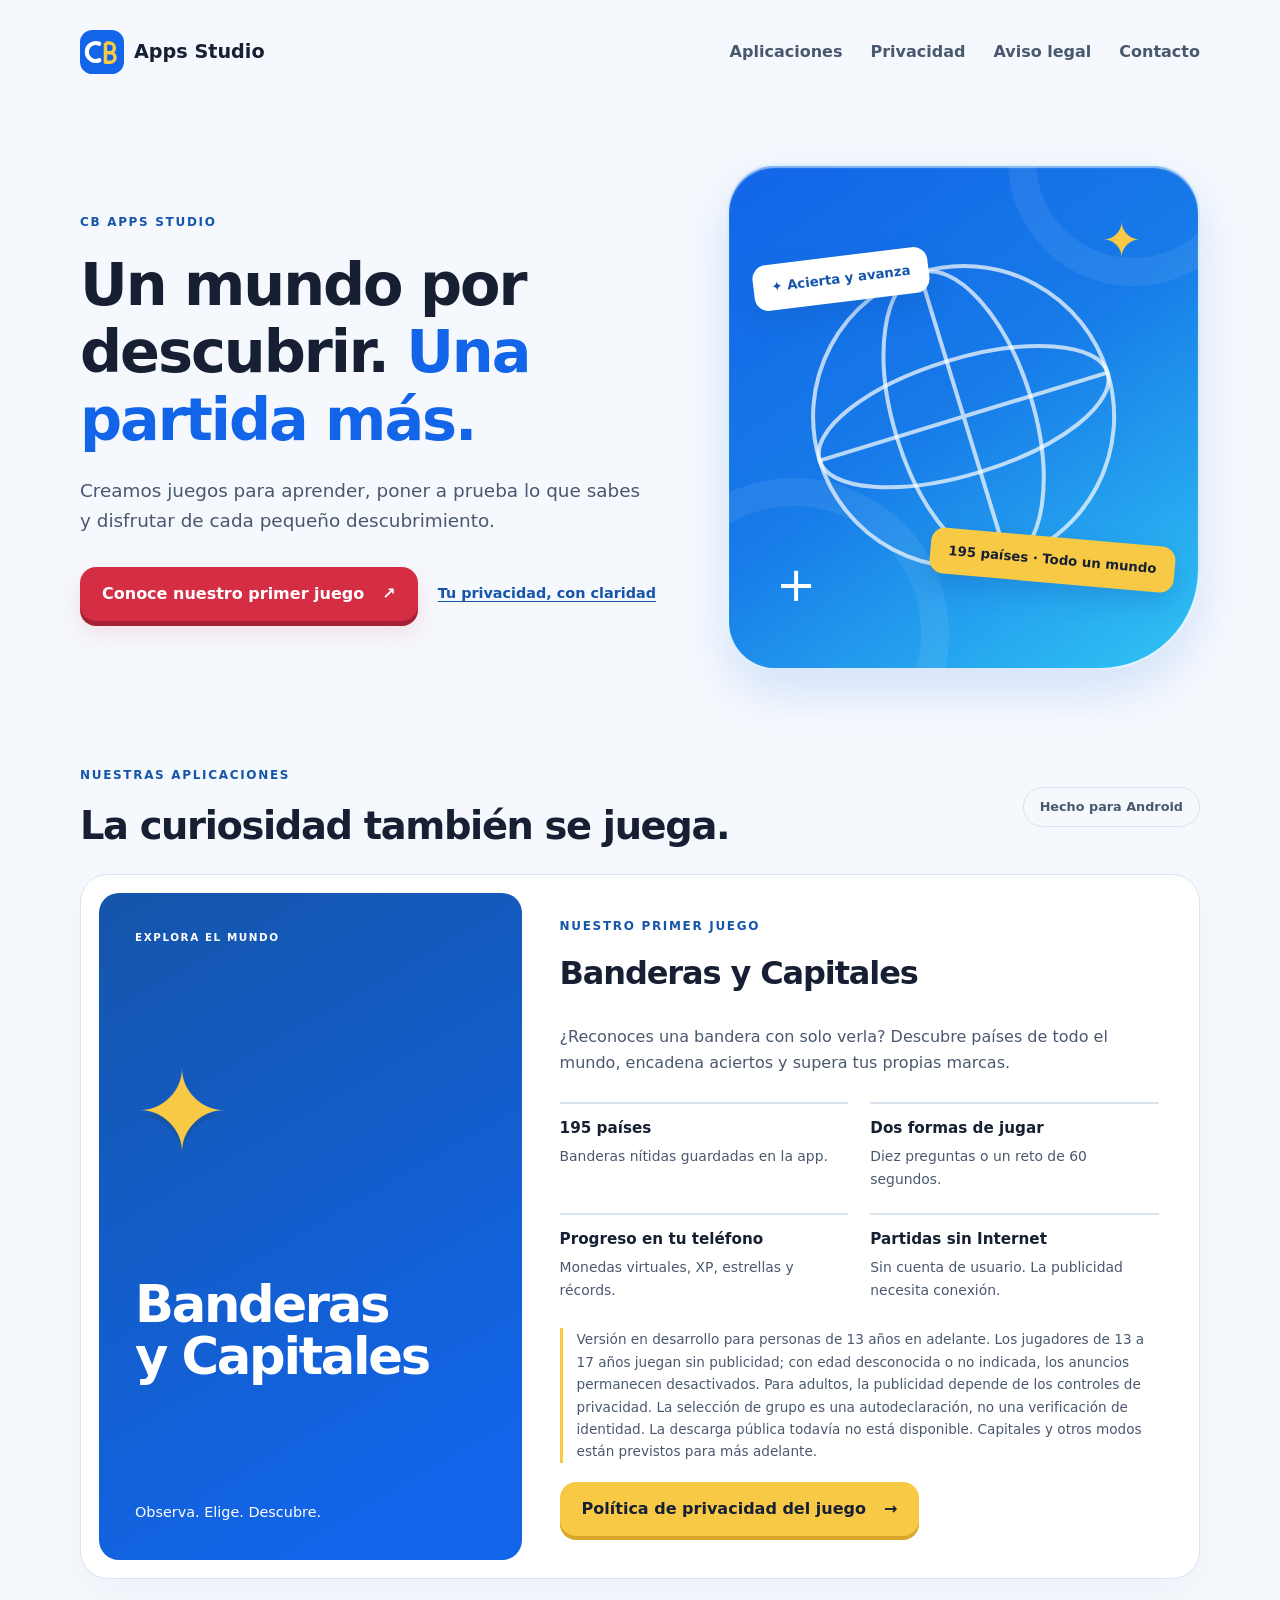
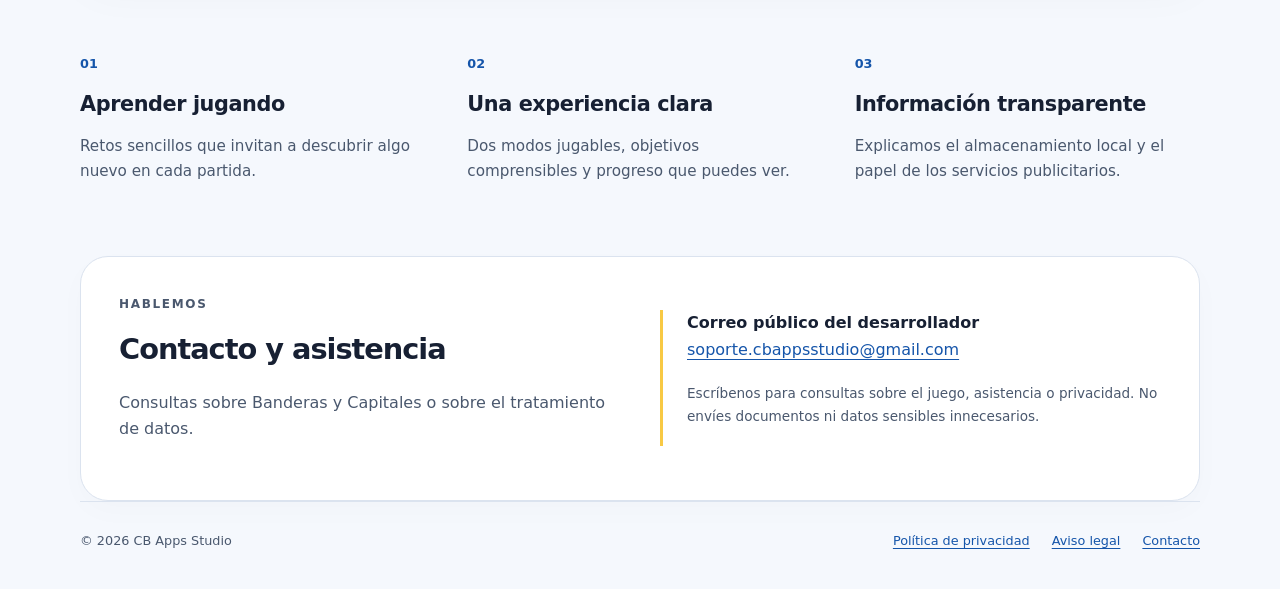
<file: index.html>
<!doctype html>
<html lang="es">
<head>
  <meta charset="utf-8">
  <meta name="viewport" content="width=device-width, initial-scale=1">
  <meta name="description" content="CB Apps Studio. Descubre Banderas y Capitales, un juego de geografía para Android, y consulta su información de privacidad.">
  <meta name="theme-color" content="#1265e8">
  <title>CB Apps Studio · Juega. Aprende. Descubre.</title>
  <link rel="canonical" href="https://cb-apps-studio.github.io/">
  <link rel="icon" href="studio.svg" type="image/svg+xml">
  <link rel="stylesheet" href="styles.css">
</head>
<body>
  <a class="skip-link" href="#contenido">Saltar al contenido</a>
  <header class="site-header wrap">
    <a class="brand" href="index.html" aria-label="CB Apps Studio, inicio"><img src="studio.svg" width="44" height="44" alt=""><span>Apps Studio</span></a>
    <nav aria-label="Navegación principal"><a href="#aplicaciones">Aplicaciones</a><a href="privacidad.html">Privacidad</a><a href="aviso-legal.html">Aviso legal</a><a href="#contacto">Contacto</a></nav>
  </header>
  <main id="contenido">
    <section class="hero wrap" aria-labelledby="presentacion">
      <div>
        <p class="eyebrow">CB APPS STUDIO</p>
        <h1 id="presentacion">Un mundo por<br>descubrir. <span>Una partida más.</span></h1>
        <p class="lead">Creamos juegos para aprender, poner a prueba lo que sabes y disfrutar de cada pequeño descubrimiento.</p>
        <div class="actions"><a class="button primary" href="#aplicaciones">Conoce nuestro primer juego <span aria-hidden="true">↗</span></a><a class="text-link" href="privacidad.html">Tu privacidad, con claridad</a></div>
      </div>
      <div class="world-card" aria-hidden="true">
        <span class="orbit orbit-one"></span><span class="orbit orbit-two"></span>
        <svg class="globe" viewBox="0 0 300 300" fill="none"><circle cx="150" cy="150" r="112" stroke="currentColor" stroke-width="3"/><ellipse cx="150" cy="150" rx="52" ry="112" stroke="currentColor" stroke-width="3"/><ellipse cx="150" cy="150" rx="112" ry="43" stroke="currentColor" stroke-width="3"/><path d="M38 150h224M150 38v224" stroke="currentColor" stroke-width="3"/></svg>
        <span class="game-chip chip-top">✦ Acierta y avanza</span><span class="game-chip chip-bottom">195 países · Todo un mundo</span>
        <span class="spark spark-one">✦</span><span class="spark spark-two">+</span>
      </div>
    </section>

    <section class="section wrap" id="aplicaciones" aria-labelledby="juegos">
      <div class="section-heading"><div><p class="eyebrow">NUESTRAS APLICACIONES</p><h2 id="juegos">La curiosidad también se juega.</h2></div><span class="pill">Hecho para Android</span></div>
      <article class="app-card">
        <div class="app-visual" aria-hidden="true"><span class="visual-tag">EXPLORA EL MUNDO</span><span class="visual-symbol">✦</span><span class="visual-title">Banderas<br>y Capitales</span><span class="visual-caption">Observa. Elige. Descubre.</span></div>
        <div class="app-copy"><p class="eyebrow">NUESTRO PRIMER JUEGO</p><h3>Banderas y Capitales</h3><p>¿Reconoces una bandera con solo verla? Descubre países de todo el mundo, encadena aciertos y supera tus propias marcas.</p>
          <ul class="feature-list"><li><strong>195 países</strong><span>Banderas nítidas guardadas en la app.</span></li><li><strong>Dos formas de jugar</strong><span>Diez preguntas o un reto de 60 segundos.</span></li><li><strong>Progreso en tu teléfono</strong><span>Monedas virtuales, XP, estrellas y récords.</span></li><li><strong>Partidas sin Internet</strong><span>Sin cuenta de usuario. La publicidad necesita conexión.</span></li></ul>
          <p class="release-note">Versión en desarrollo para personas de 13 años en adelante. Los jugadores de 13 a 17 años juegan sin publicidad; con edad desconocida o no indicada, los anuncios permanecen desactivados. Para adultos, la publicidad depende de los controles de privacidad. La selección de grupo es una autodeclaración, no una verificación de identidad. La descarga pública todavía no está disponible. Capitales y otros modos están previstos para más adelante.</p>
          <a class="button secondary" href="privacidad.html">Política de privacidad del juego <span aria-hidden="true">→</span></a>
        </div>
      </article>
    </section>

    <section class="values wrap" aria-label="Nuestra forma de crear"><div><span class="number">01</span><h2>Aprender jugando</h2><p>Retos sencillos que invitan a descubrir algo nuevo en cada partida.</p></div><div><span class="number">02</span><h2>Una experiencia clara</h2><p>Dos modos jugables, objetivos comprensibles y progreso que puedes ver.</p></div><div><span class="number">03</span><h2>Información transparente</h2><p>Explicamos el almacenamiento local y el papel de los servicios publicitarios.</p></div></section>

    <section class="contact wrap" id="contacto" aria-labelledby="contacto-titulo"><div><p class="eyebrow">HABLEMOS</p><h2 id="contacto-titulo">Contacto y asistencia</h2><p>Consultas sobre Banderas y Capitales o sobre el tratamiento de datos.</p></div><div class="contact-address"><strong>Correo público del desarrollador</strong><p><a href="mailto:soporte.cbappsstudio@gmail.com">soporte.cbappsstudio@gmail.com</a></p><p class="small">Escríbenos para consultas sobre el juego, asistencia o privacidad. No envíes documentos ni datos sensibles innecesarios.</p></div></section>
  </main>
  <footer class="site-footer wrap"><span>© 2026 CB Apps Studio</span><div><a href="privacidad.html">Política de privacidad</a><a href="aviso-legal.html">Aviso legal</a><a href="#contacto">Contacto</a></div></footer>
</body>
</html>
</file>
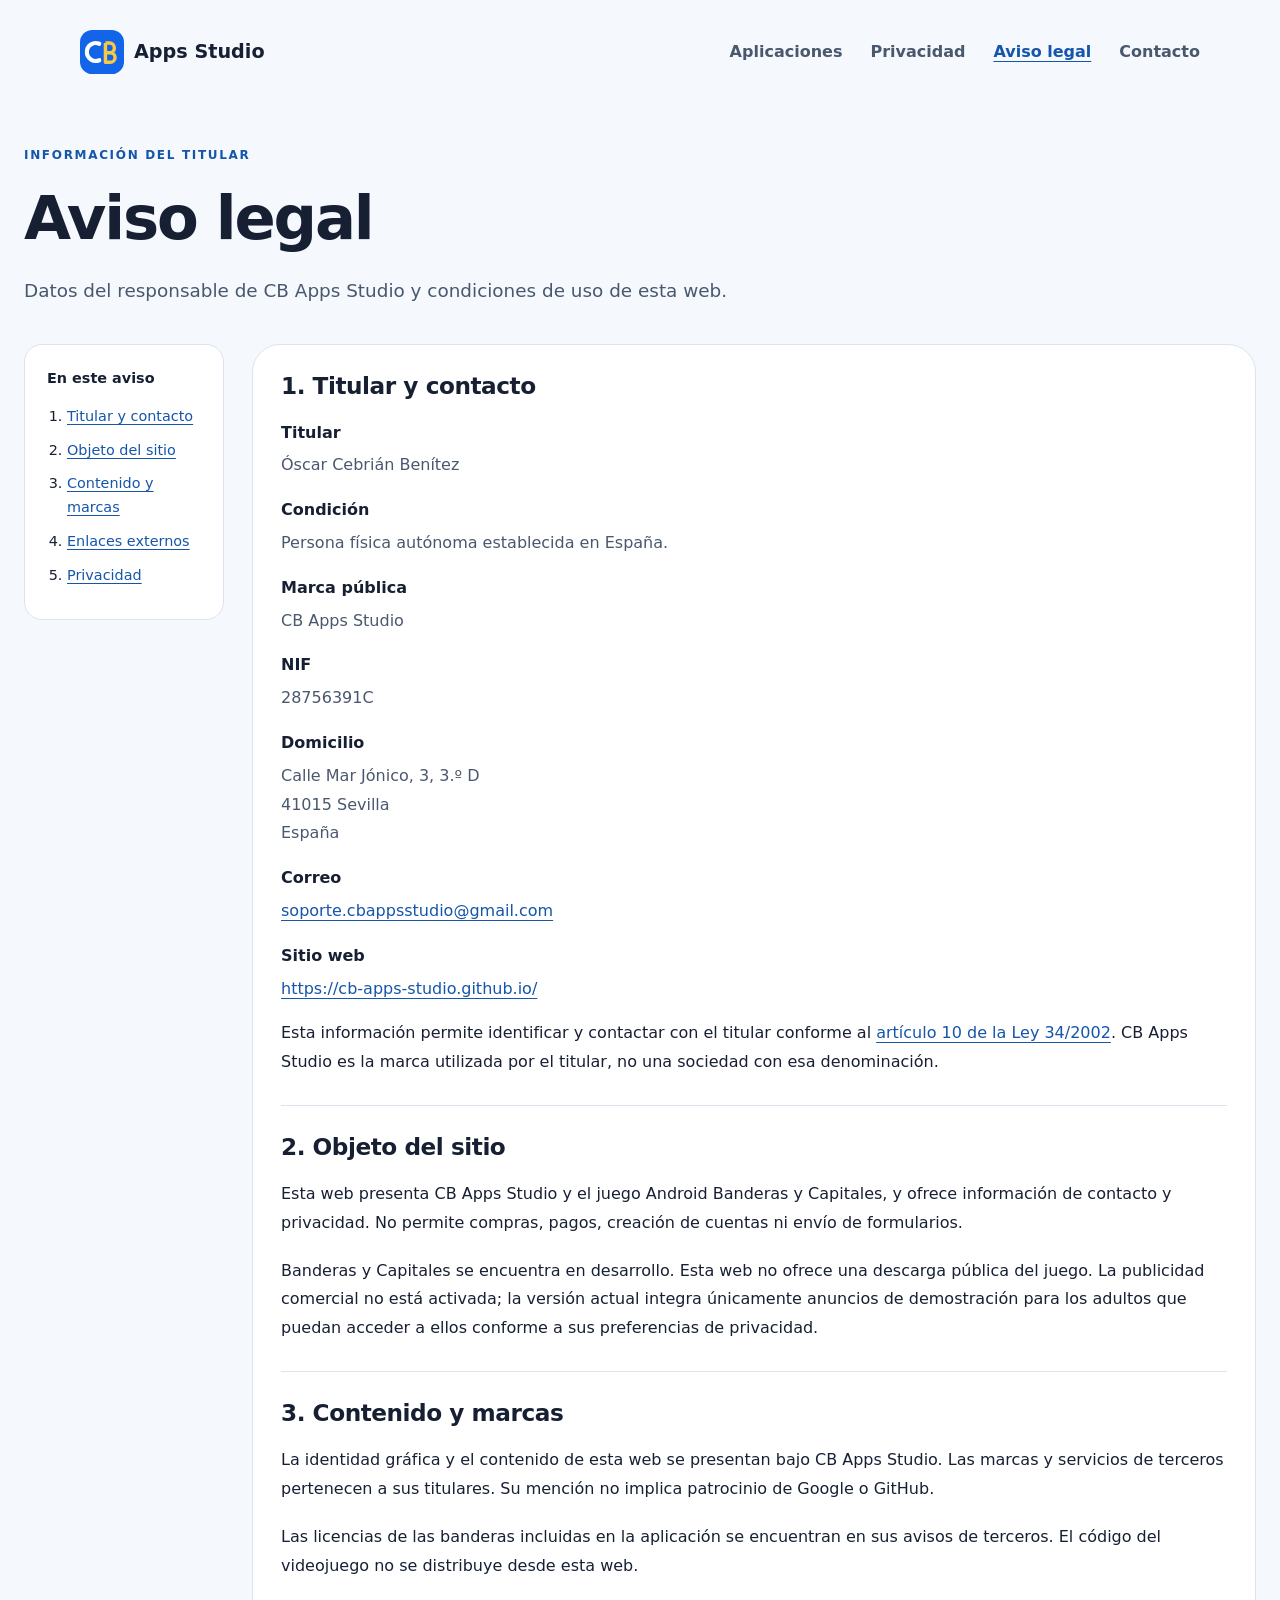
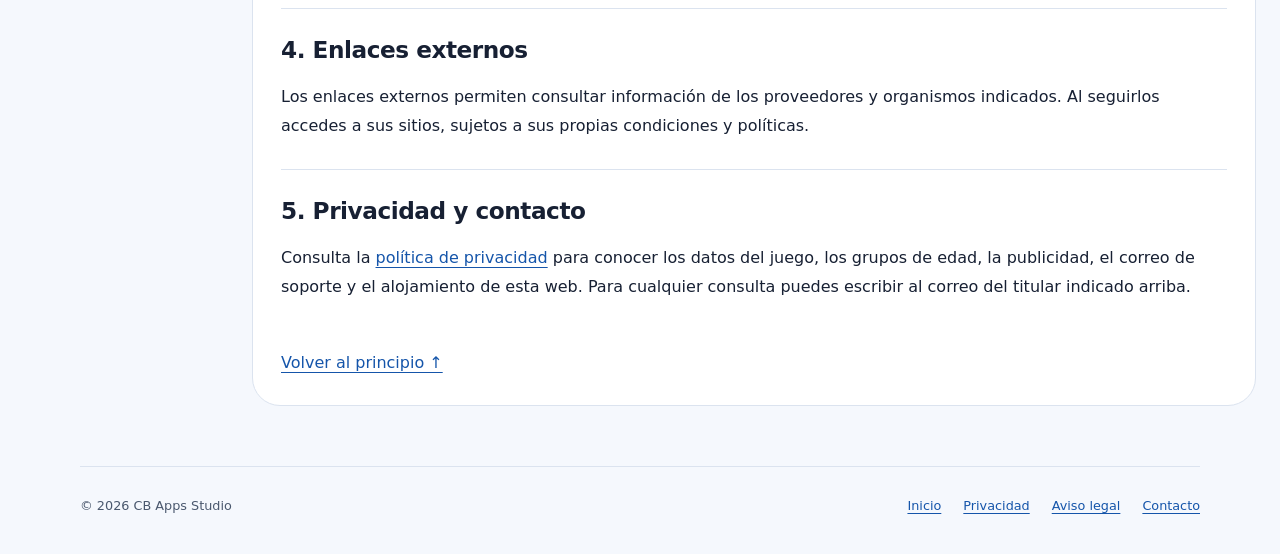
<file: aviso-legal.html>
<!doctype html>
<html lang="es">
<head>
  <meta charset="utf-8">
  <meta name="viewport" content="width=device-width, initial-scale=1">
  <meta name="description" content="Titular, domicilio y contacto de CB Apps Studio. Información sobre la web y Banderas y Capitales.">
  <meta name="theme-color" content="#1265e8">
  <title>Aviso legal · CB Apps Studio</title>
  <link rel="canonical" href="https://cb-apps-studio.github.io/aviso-legal.html">
  <link rel="icon" href="studio.svg" type="image/svg+xml">
  <link rel="stylesheet" href="styles.css">
</head>
<body>
  <a class="skip-link" href="#contenido">Saltar al contenido</a>
  <header class="site-header wrap">
    <a class="brand" href="index.html" aria-label="CB Apps Studio, inicio"><img src="studio.svg" width="44" height="44" alt=""><span>Apps Studio</span></a>
    <nav aria-label="Navegación principal"><a href="index.html#aplicaciones">Aplicaciones</a><a href="privacidad.html">Privacidad</a><a href="aviso-legal.html" aria-current="page">Aviso legal</a><a href="index.html#contacto">Contacto</a></nav>
  </header>
  <main class="wrap legal-page" id="contenido">
    <header class="policy-header"><p class="eyebrow">INFORMACIÓN DEL TITULAR</p><h1>Aviso legal</h1><p class="lead">Datos del responsable de CB Apps Studio y condiciones de uso de esta web.</p></header>
    <div class="policy-layout">
      <nav class="policy-nav" aria-label="Contenido del aviso legal"><strong>En este aviso</strong><ol><li><a href="#titular">Titular y contacto</a></li><li><a href="#objeto">Objeto del sitio</a></li><li><a href="#contenidos">Contenido y marcas</a></li><li><a href="#enlaces">Enlaces externos</a></li><li><a href="#privacidad">Privacidad</a></li></ol></nav>
      <article class="policy-body" aria-label="Aviso legal">
        <section id="titular">
          <h2>1. Titular y contacto</h2>
          <dl><dt>Titular</dt><dd>Óscar Cebrián Benítez</dd><dt>Condición</dt><dd>Persona física autónoma establecida en España.</dd><dt>Marca pública</dt><dd>CB Apps Studio</dd><dt>NIF</dt><dd>28756391C</dd><dt>Domicilio</dt><dd>Calle Mar Jónico, 3, 3.º D<br>41015 Sevilla<br>España</dd><dt>Correo</dt><dd><a href="mailto:soporte.cbappsstudio@gmail.com">soporte.cbappsstudio@gmail.com</a></dd><dt>Sitio web</dt><dd><a href="https://cb-apps-studio.github.io/">https://cb-apps-studio.github.io/</a></dd></dl>
          <p>Esta información permite identificar y contactar con el titular conforme al <a href="https://www.boe.es/buscar/act.php?id=BOE-A-2002-13758#a10">artículo 10 de la Ley 34/2002</a>. CB Apps Studio es la marca utilizada por el titular, no una sociedad con esa denominación.</p>
        </section>
        <section id="objeto"><h2>2. Objeto del sitio</h2><p>Esta web presenta CB Apps Studio y el juego Android Banderas y Capitales, y ofrece información de contacto y privacidad. No permite compras, pagos, creación de cuentas ni envío de formularios.</p><p>Banderas y Capitales se encuentra en desarrollo. Esta web no ofrece una descarga pública del juego. La publicidad comercial no está activada; la versión actual integra únicamente anuncios de demostración para los adultos que puedan acceder a ellos conforme a sus preferencias de privacidad.</p></section>
        <section id="contenidos"><h2>3. Contenido y marcas</h2><p>La identidad gráfica y el contenido de esta web se presentan bajo CB Apps Studio. Las marcas y servicios de terceros pertenecen a sus titulares. Su mención no implica patrocinio de Google o GitHub.</p><p>Las licencias de las banderas incluidas en la aplicación se encuentran en sus avisos de terceros. El código del videojuego no se distribuye desde esta web.</p></section>
        <section id="enlaces"><h2>4. Enlaces externos</h2><p>Los enlaces externos permiten consultar información de los proveedores y organismos indicados. Al seguirlos accedes a sus sitios, sujetos a sus propias condiciones y políticas.</p></section>
        <section id="privacidad"><h2>5. Privacidad y contacto</h2><p>Consulta la <a href="privacidad.html">política de privacidad</a> para conocer los datos del juego, los grupos de edad, la publicidad, el correo de soporte y el alojamiento de esta web. Para cualquier consulta puedes escribir al correo del titular indicado arriba.</p></section>
        <a class="back-top" href="#contenido">Volver al principio ↑</a>
      </article>
    </div>
  </main>
  <footer class="site-footer wrap"><span>© 2026 CB Apps Studio</span><div><a href="index.html">Inicio</a><a href="privacidad.html">Privacidad</a><a href="aviso-legal.html">Aviso legal</a><a href="index.html#contacto">Contacto</a></div></footer>
</body>
</html>
</file>
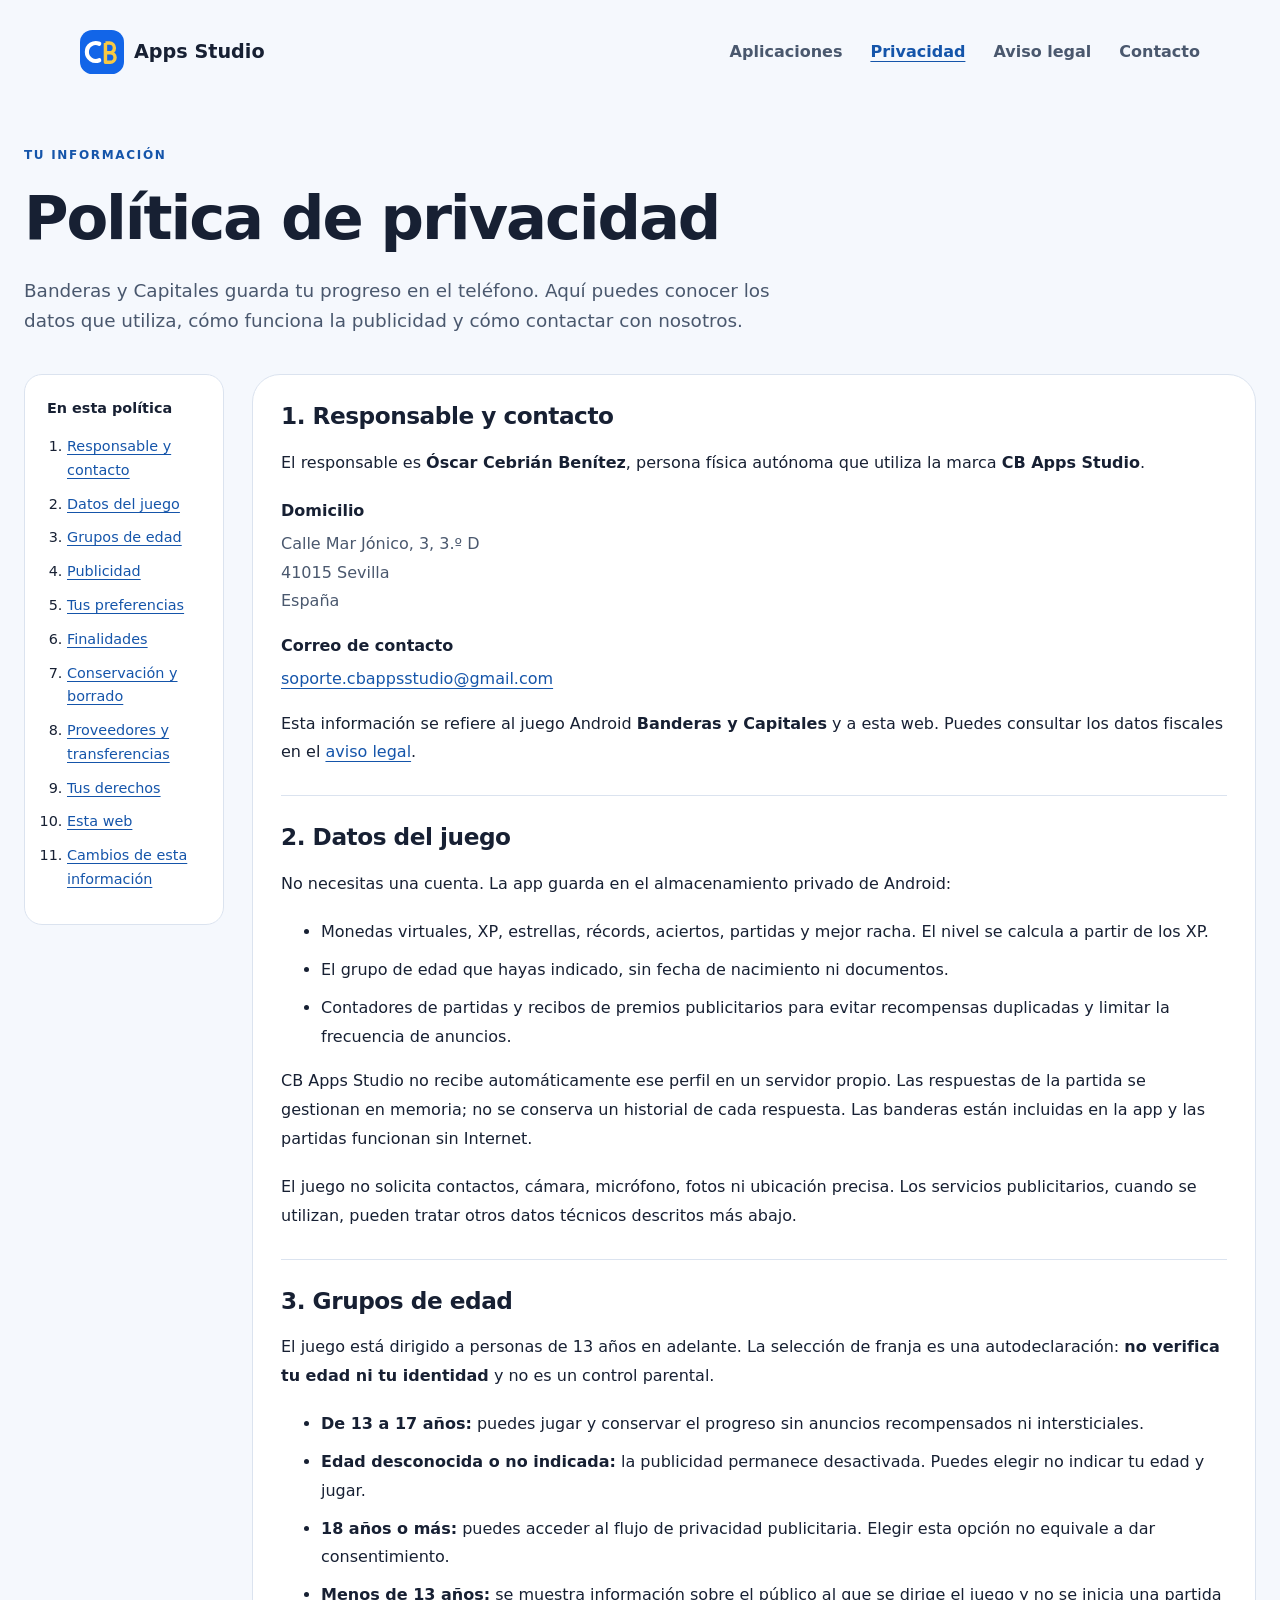
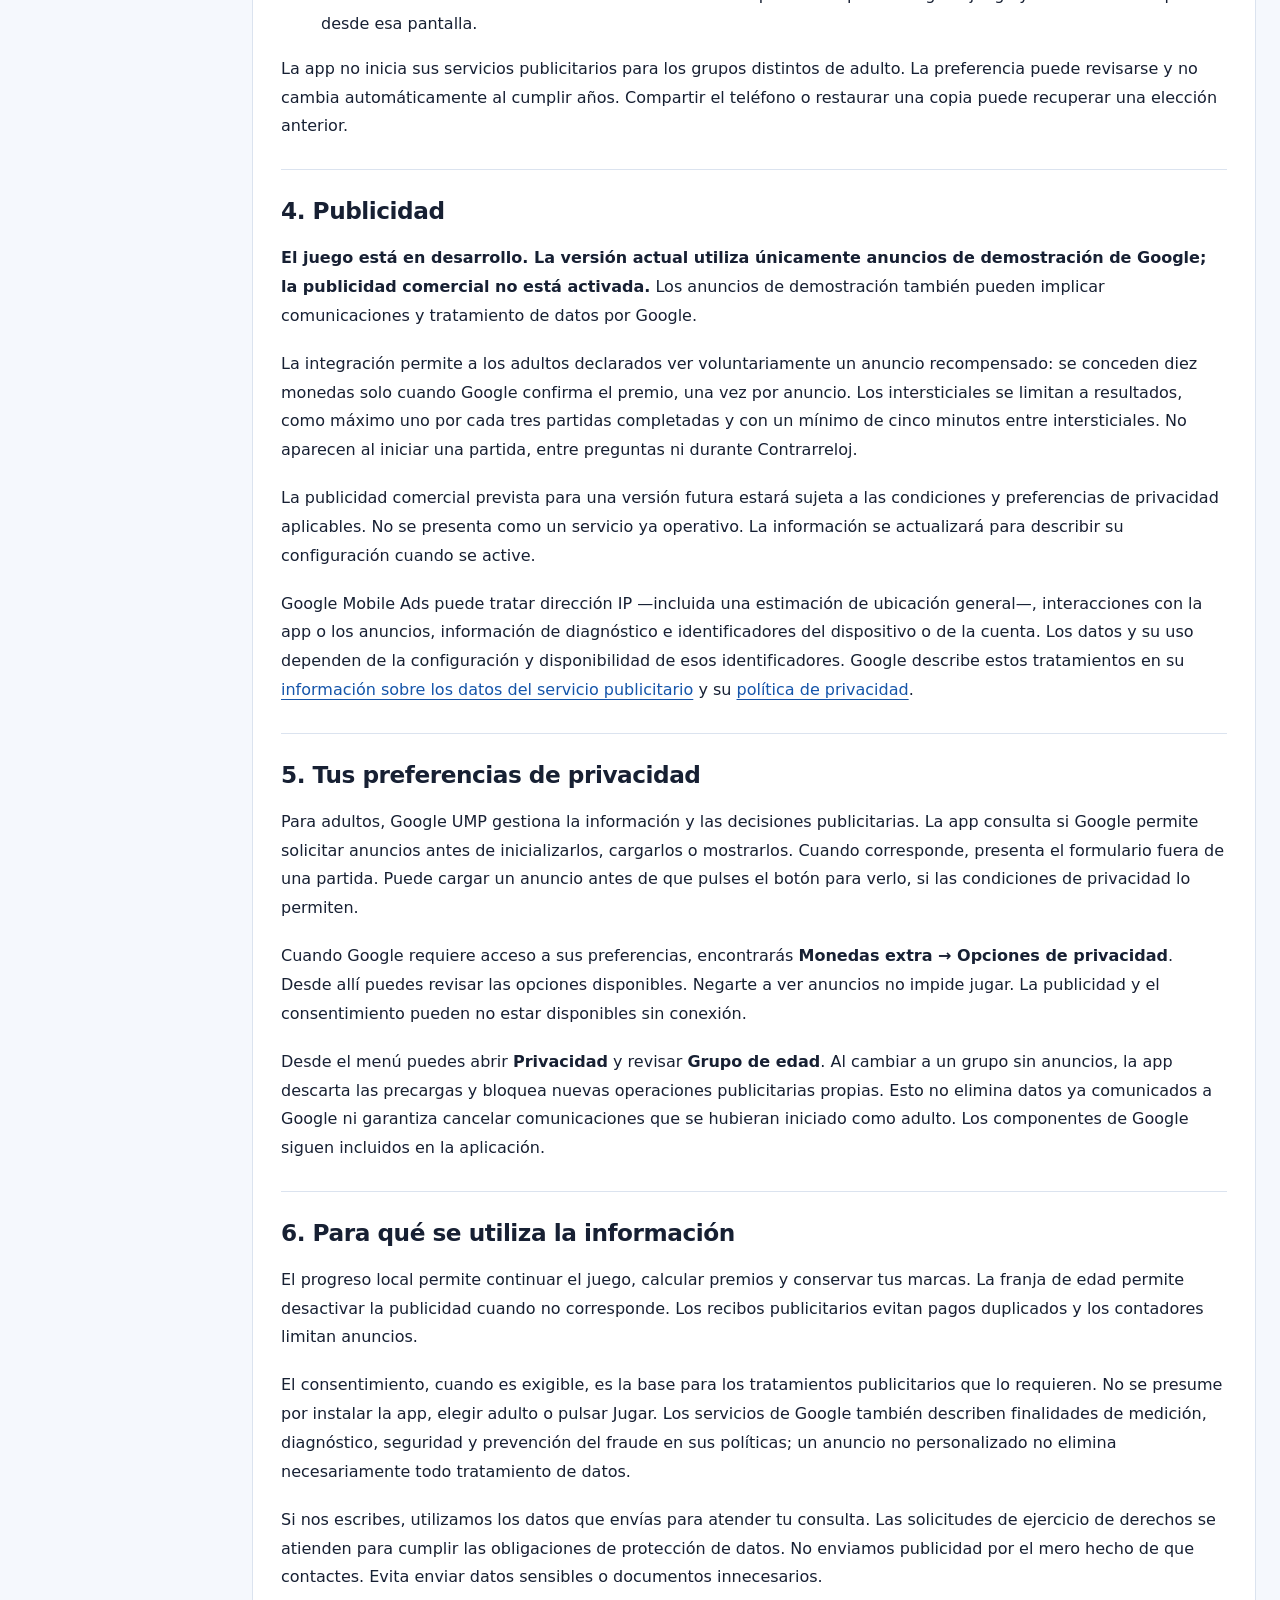
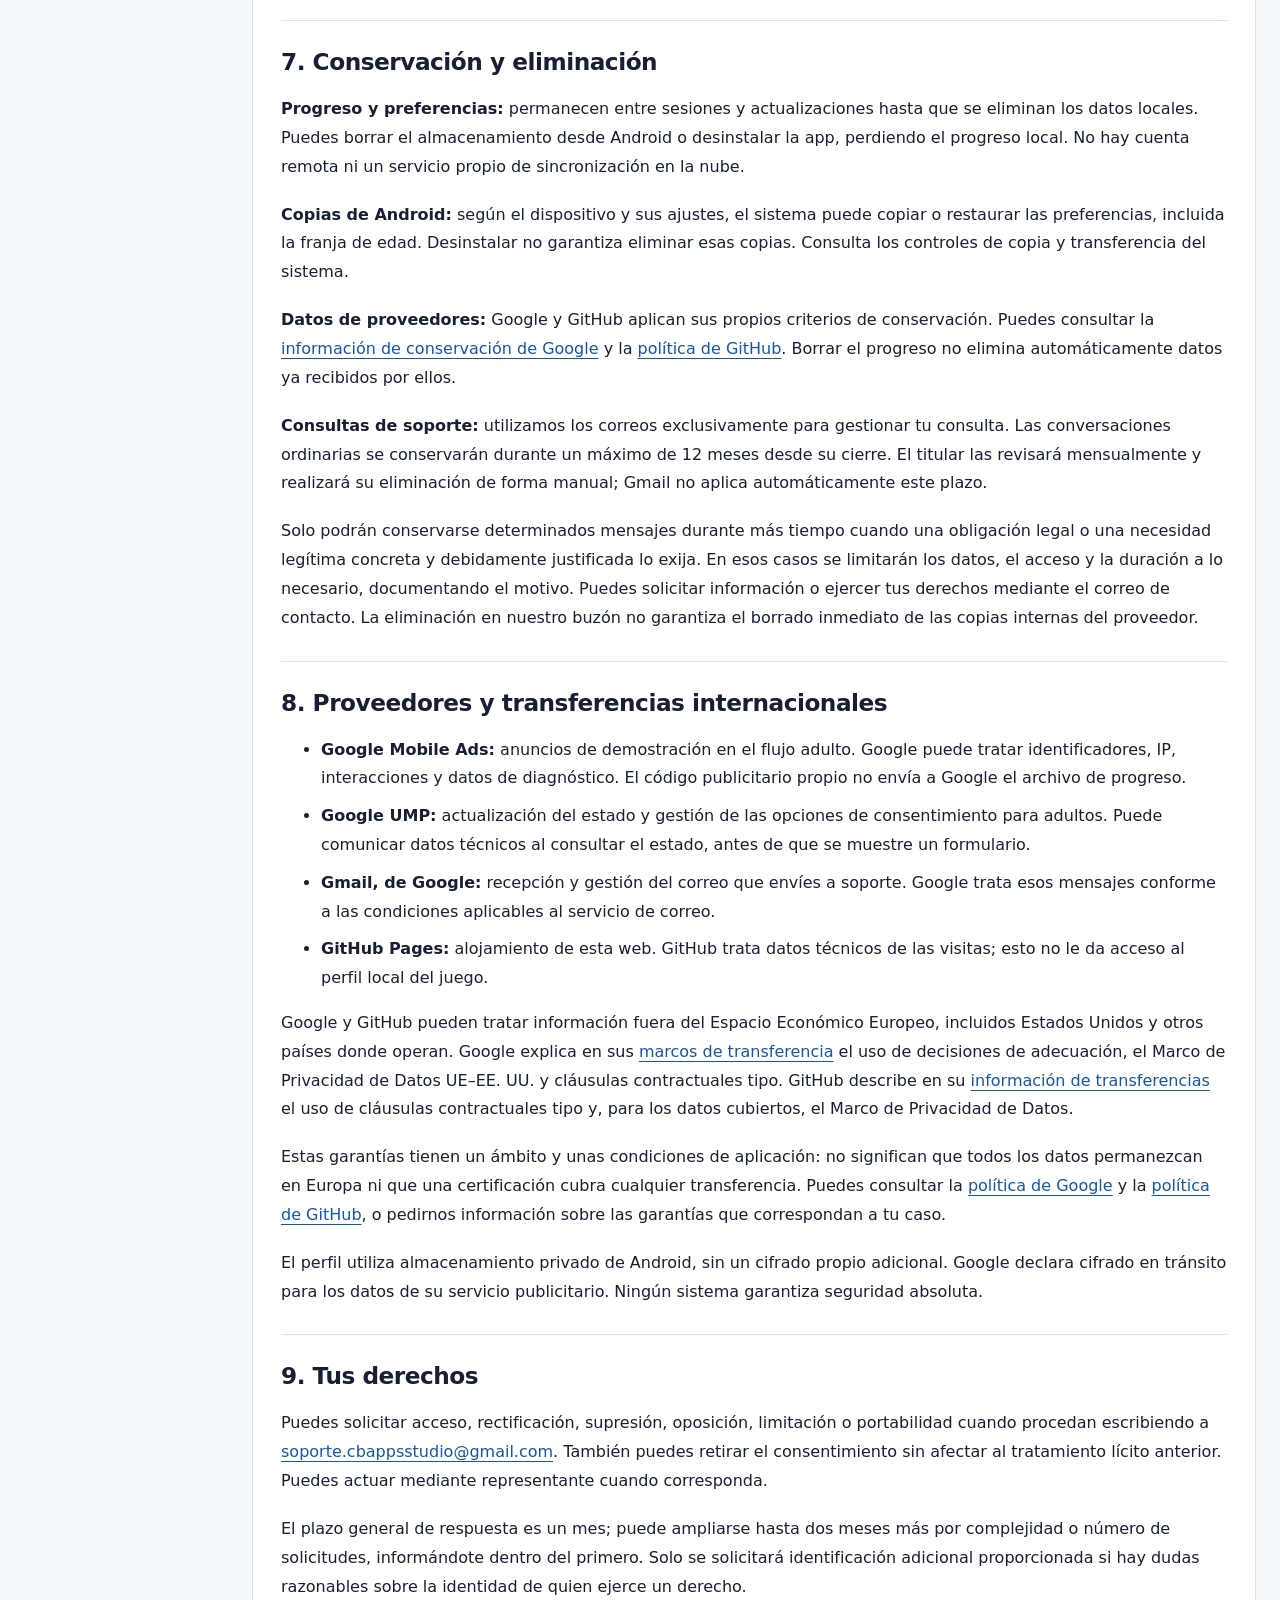
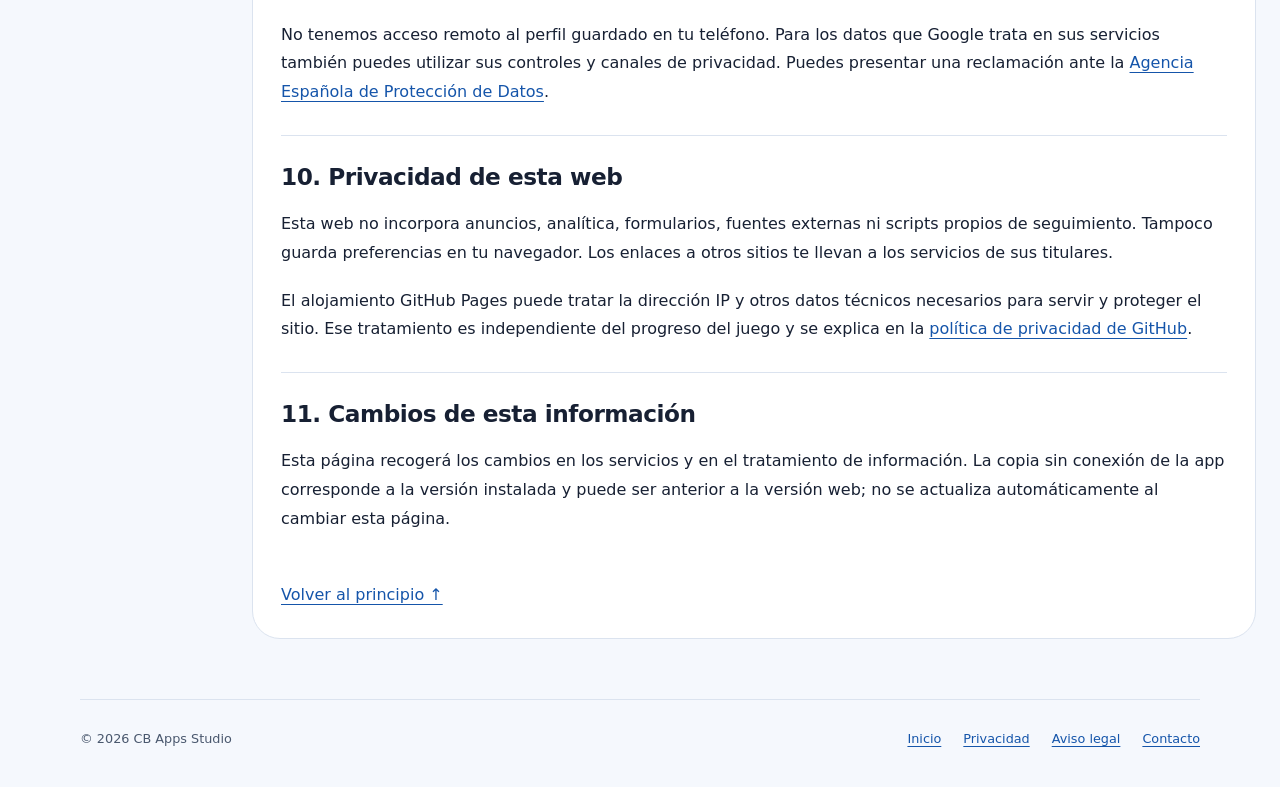
<file: privacidad.html>
<!doctype html>
<html lang="es">
<head>
  <meta charset="utf-8">
  <meta name="viewport" content="width=device-width, initial-scale=1">
  <meta name="description" content="Privacidad de Banderas y Capitales: datos del juego, grupos de edad, publicidad y contacto para ejercer tus derechos.">
  <meta name="theme-color" content="#1265e8">
  <title>Política de privacidad · Banderas y Capitales · CB Apps Studio</title>
  <link rel="canonical" href="https://cb-apps-studio.github.io/privacidad.html">
  <link rel="icon" href="studio.svg" type="image/svg+xml">
  <link rel="stylesheet" href="styles.css">
</head>
<body>
  <a class="skip-link" href="#contenido">Saltar al contenido</a>
  <header class="site-header wrap">
    <a class="brand" href="index.html" aria-label="CB Apps Studio, inicio"><img src="studio.svg" width="44" height="44" alt=""><span>Apps Studio</span></a>
    <nav aria-label="Navegación principal"><a href="index.html#aplicaciones">Aplicaciones</a><a href="privacidad.html" aria-current="page">Privacidad</a><a href="aviso-legal.html">Aviso legal</a><a href="index.html#contacto">Contacto</a></nav>
  </header>
  <main id="contenido" class="wrap legal-page">
    <header class="policy-header"><p class="eyebrow">TU INFORMACIÓN</p><h1>Política de privacidad</h1><p class="lead">Banderas y Capitales guarda tu progreso en el teléfono. Aquí puedes conocer los datos que utiliza, cómo funciona la publicidad y cómo contactar con nosotros.</p></header>
    <div class="policy-layout">
      <nav class="policy-nav" aria-label="Contenido de la política"><strong>En esta política</strong><ol>
        <li><a href="#responsable">Responsable y contacto</a></li><li><a href="#local">Datos del juego</a></li><li><a href="#menores">Grupos de edad</a></li><li><a href="#anuncios">Publicidad</a></li><li><a href="#consentimiento">Tus preferencias</a></li><li><a href="#finalidades">Finalidades</a></li><li><a href="#conservacion">Conservación y borrado</a></li><li><a href="#proveedores">Proveedores y transferencias</a></li><li><a href="#derechos">Tus derechos</a></li><li><a href="#web">Esta web</a></li><li><a href="#cambios">Cambios de esta información</a></li>
      </ol></nav>
      <article class="policy-body" aria-label="Política de privacidad">
        <section id="responsable">
          <h2>1. Responsable y contacto</h2>
          <p>El responsable es <strong>Óscar Cebrián Benítez</strong>, persona física autónoma que utiliza la marca <strong>CB Apps Studio</strong>.</p>
          <dl><dt>Domicilio</dt><dd>Calle Mar Jónico, 3, 3.º D<br>41015 Sevilla<br>España</dd><dt>Correo de contacto</dt><dd><a href="mailto:soporte.cbappsstudio@gmail.com">soporte.cbappsstudio@gmail.com</a></dd></dl>
          <p>Esta información se refiere al juego Android <strong>Banderas y Capitales</strong> y a esta web. Puedes consultar los datos fiscales en el <a href="aviso-legal.html#titular">aviso legal</a>.</p>
        </section>
        <section id="local">
          <h2>2. Datos del juego</h2>
          <p>No necesitas una cuenta. La app guarda en el almacenamiento privado de Android:</p>
          <ul><li>Monedas virtuales, XP, estrellas, récords, aciertos, partidas y mejor racha. El nivel se calcula a partir de los XP.</li><li>El grupo de edad que hayas indicado, sin fecha de nacimiento ni documentos.</li><li>Contadores de partidas y recibos de premios publicitarios para evitar recompensas duplicadas y limitar la frecuencia de anuncios.</li></ul>
          <p>CB Apps Studio no recibe automáticamente ese perfil en un servidor propio. Las respuestas de la partida se gestionan en memoria; no se conserva un historial de cada respuesta. Las banderas están incluidas en la app y las partidas funcionan sin Internet.</p>
          <p>El juego no solicita contactos, cámara, micrófono, fotos ni ubicación precisa. Los servicios publicitarios, cuando se utilizan, pueden tratar otros datos técnicos descritos más abajo.</p>
        </section>
        <section id="menores">
          <h2>3. Grupos de edad</h2>
          <p>El juego está dirigido a personas de 13 años en adelante. La selección de franja es una autodeclaración: <strong>no verifica tu edad ni tu identidad</strong> y no es un control parental.</p>
          <ul><li><strong>De 13 a 17 años:</strong> puedes jugar y conservar el progreso sin anuncios recompensados ni intersticiales.</li><li><strong>Edad desconocida o no indicada:</strong> la publicidad permanece desactivada. Puedes elegir no indicar tu edad y jugar.</li><li><strong>18 años o más:</strong> puedes acceder al flujo de privacidad publicitaria. Elegir esta opción no equivale a dar consentimiento.</li><li><strong>Menos de 13 años:</strong> se muestra información sobre el público al que se dirige el juego y no se inicia una partida desde esa pantalla.</li></ul>
          <p>La app no inicia sus servicios publicitarios para los grupos distintos de adulto. La preferencia puede revisarse y no cambia automáticamente al cumplir años. Compartir el teléfono o restaurar una copia puede recuperar una elección anterior.</p>
        </section>
        <section id="anuncios">
          <h2>4. Publicidad</h2>
          <p><strong>El juego está en desarrollo. La versión actual utiliza únicamente anuncios de demostración de Google; la publicidad comercial no está activada.</strong> Los anuncios de demostración también pueden implicar comunicaciones y tratamiento de datos por Google.</p>
          <p>La integración permite a los adultos declarados ver voluntariamente un anuncio recompensado: se conceden diez monedas solo cuando Google confirma el premio, una vez por anuncio. Los intersticiales se limitan a resultados, como máximo uno por cada tres partidas completadas y con un mínimo de cinco minutos entre intersticiales. No aparecen al iniciar una partida, entre preguntas ni durante Contrarreloj.</p>
          <p>La publicidad comercial prevista para una versión futura estará sujeta a las condiciones y preferencias de privacidad aplicables. No se presenta como un servicio ya operativo. La información se actualizará para describir su configuración cuando se active.</p>
          <p>Google Mobile Ads puede tratar dirección IP —incluida una estimación de ubicación general—, interacciones con la app o los anuncios, información de diagnóstico e identificadores del dispositivo o de la cuenta. Los datos y su uso dependen de la configuración y disponibilidad de esos identificadores. Google describe estos tratamientos en su <a href="https://developers.google.com/admob/android/privacy/play-data-disclosure">información sobre los datos del servicio publicitario</a> y su <a href="https://policies.google.com/privacy?hl=es">política de privacidad</a>.</p>
        </section>
        <section id="consentimiento">
          <h2>5. Tus preferencias de privacidad</h2>
          <p>Para adultos, Google UMP gestiona la información y las decisiones publicitarias. La app consulta si Google permite solicitar anuncios antes de inicializarlos, cargarlos o mostrarlos. Cuando corresponde, presenta el formulario fuera de una partida. Puede cargar un anuncio antes de que pulses el botón para verlo, si las condiciones de privacidad lo permiten.</p>
          <p>Cuando Google requiere acceso a sus preferencias, encontrarás <strong>Monedas extra → Opciones de privacidad</strong>. Desde allí puedes revisar las opciones disponibles. Negarte a ver anuncios no impide jugar. La publicidad y el consentimiento pueden no estar disponibles sin conexión.</p>
          <p>Desde el menú puedes abrir <strong>Privacidad</strong> y revisar <strong>Grupo de edad</strong>. Al cambiar a un grupo sin anuncios, la app descarta las precargas y bloquea nuevas operaciones publicitarias propias. Esto no elimina datos ya comunicados a Google ni garantiza cancelar comunicaciones que se hubieran iniciado como adulto. Los componentes de Google siguen incluidos en la aplicación.</p>
        </section>
        <section id="finalidades">
          <h2>6. Para qué se utiliza la información</h2>
          <p>El progreso local permite continuar el juego, calcular premios y conservar tus marcas. La franja de edad permite desactivar la publicidad cuando no corresponde. Los recibos publicitarios evitan pagos duplicados y los contadores limitan anuncios.</p>
          <p>El consentimiento, cuando es exigible, es la base para los tratamientos publicitarios que lo requieren. No se presume por instalar la app, elegir adulto o pulsar Jugar. Los servicios de Google también describen finalidades de medición, diagnóstico, seguridad y prevención del fraude en sus políticas; un anuncio no personalizado no elimina necesariamente todo tratamiento de datos.</p>
          <p>Si nos escribes, utilizamos los datos que envías para atender tu consulta. Las solicitudes de ejercicio de derechos se atienden para cumplir las obligaciones de protección de datos. No enviamos publicidad por el mero hecho de que contactes. Evita enviar datos sensibles o documentos innecesarios.</p>
        </section>
        <section id="conservacion">
          <h2>7. Conservación y eliminación</h2>
          <p><strong>Progreso y preferencias:</strong> permanecen entre sesiones y actualizaciones hasta que se eliminan los datos locales. Puedes borrar el almacenamiento desde Android o desinstalar la app, perdiendo el progreso local. No hay cuenta remota ni un servicio propio de sincronización en la nube.</p>
          <p><strong>Copias de Android:</strong> según el dispositivo y sus ajustes, el sistema puede copiar o restaurar las preferencias, incluida la franja de edad. Desinstalar no garantiza eliminar esas copias. Consulta los controles de copia y transferencia del sistema.</p>
          <p><strong>Datos de proveedores:</strong> Google y GitHub aplican sus propios criterios de conservación. Puedes consultar la <a href="https://policies.google.com/technologies/retention?hl=es">información de conservación de Google</a> y la <a href="https://docs.github.com/en/site-policy/privacy-policies/github-general-privacy-statement">política de GitHub</a>. Borrar el progreso no elimina automáticamente datos ya recibidos por ellos.</p>
          <p><strong>Consultas de soporte:</strong> utilizamos los correos exclusivamente para gestionar tu consulta. Las conversaciones ordinarias se conservarán durante un máximo de 12 meses desde su cierre. El titular las revisará mensualmente y realizará su eliminación de forma manual; Gmail no aplica automáticamente este plazo.</p>
          <p>Solo podrán conservarse determinados mensajes durante más tiempo cuando una obligación legal o una necesidad legítima concreta y debidamente justificada lo exija. En esos casos se limitarán los datos, el acceso y la duración a lo necesario, documentando el motivo. Puedes solicitar información o ejercer tus derechos mediante el correo de contacto. La eliminación en nuestro buzón no garantiza el borrado inmediato de las copias internas del proveedor.</p>
        </section>
        <section id="proveedores">
          <h2>8. Proveedores y transferencias internacionales</h2>
          <ul><li><strong>Google Mobile Ads:</strong> anuncios de demostración en el flujo adulto. Google puede tratar identificadores, IP, interacciones y datos de diagnóstico. El código publicitario propio no envía a Google el archivo de progreso.</li><li><strong>Google UMP:</strong> actualización del estado y gestión de las opciones de consentimiento para adultos. Puede comunicar datos técnicos al consultar el estado, antes de que se muestre un formulario.</li><li><strong>Gmail, de Google:</strong> recepción y gestión del correo que envíes a soporte. Google trata esos mensajes conforme a las condiciones aplicables al servicio de correo.</li><li><strong>GitHub Pages:</strong> alojamiento de esta web. GitHub trata datos técnicos de las visitas; esto no le da acceso al perfil local del juego.</li></ul>
          <p>Google y GitHub pueden tratar información fuera del Espacio Económico Europeo, incluidos Estados Unidos y otros países donde operan. Google explica en sus <a href="https://policies.google.com/privacy/frameworks?hl=es">marcos de transferencia</a> el uso de decisiones de adecuación, el Marco de Privacidad de Datos UE–EE. UU. y cláusulas contractuales tipo. GitHub describe en su <a href="https://docs.github.com/en/site-policy/privacy-policies/github-general-privacy-statement#international-data-transfers">información de transferencias</a> el uso de cláusulas contractuales tipo y, para los datos cubiertos, el Marco de Privacidad de Datos.</p>
          <p>Estas garantías tienen un ámbito y unas condiciones de aplicación: no significan que todos los datos permanezcan en Europa ni que una certificación cubra cualquier transferencia. Puedes consultar la <a href="https://policies.google.com/privacy?hl=es">política de Google</a> y la <a href="https://docs.github.com/en/site-policy/privacy-policies/github-general-privacy-statement">política de GitHub</a>, o pedirnos información sobre las garantías que correspondan a tu caso.</p>
          <p>El perfil utiliza almacenamiento privado de Android, sin un cifrado propio adicional. Google declara cifrado en tránsito para los datos de su servicio publicitario. Ningún sistema garantiza seguridad absoluta.</p>
        </section>
        <section id="derechos">
          <h2>9. Tus derechos</h2>
          <p>Puedes solicitar acceso, rectificación, supresión, oposición, limitación o portabilidad cuando procedan escribiendo a <a href="mailto:soporte.cbappsstudio@gmail.com">soporte.cbappsstudio@gmail.com</a>. También puedes retirar el consentimiento sin afectar al tratamiento lícito anterior. Puedes actuar mediante representante cuando corresponda.</p>
          <p>El plazo general de respuesta es un mes; puede ampliarse hasta dos meses más por complejidad o número de solicitudes, informándote dentro del primero. Solo se solicitará identificación adicional proporcionada si hay dudas razonables sobre la identidad de quien ejerce un derecho.</p>
          <p>No tenemos acceso remoto al perfil guardado en tu teléfono. Para los datos que Google trata en sus servicios también puedes utilizar sus controles y canales de privacidad. Puedes presentar una reclamación ante la <a href="https://www.aepd.es/derechos-y-deberes/ejerce-tus-derechos">Agencia Española de Protección de Datos</a>.</p>
        </section>
        <section id="web">
          <h2>10. Privacidad de esta web</h2>
          <p>Esta web no incorpora anuncios, analítica, formularios, fuentes externas ni scripts propios de seguimiento. Tampoco guarda preferencias en tu navegador. Los enlaces a otros sitios te llevan a los servicios de sus titulares.</p>
          <p>El alojamiento GitHub Pages puede tratar la dirección IP y otros datos técnicos necesarios para servir y proteger el sitio. Ese tratamiento es independiente del progreso del juego y se explica en la <a href="https://docs.github.com/en/site-policy/privacy-policies/github-general-privacy-statement">política de privacidad de GitHub</a>.</p>
        </section>
        <section id="cambios">
          <h2>11. Cambios de esta información</h2>
          <p>Esta página recogerá los cambios en los servicios y en el tratamiento de información. La copia sin conexión de la app corresponde a la versión instalada y puede ser anterior a la versión web; no se actualiza automáticamente al cambiar esta página.</p>
        </section>
        <a class="back-top" href="#contenido">Volver al principio ↑</a>
      </article>
    </div>
  </main>
  <footer class="site-footer wrap"><span>© 2026 CB Apps Studio</span><div><a href="index.html">Inicio</a><a href="privacidad.html">Privacidad</a><a href="aviso-legal.html">Aviso legal</a><a href="index.html#contacto">Contacto</a></div></footer>
</body>
</html>
</file>
<file: styles.css>
:root{
  color-scheme:light;
  --blue:#1265e8;
  --deep:#1555aa;
  --sky:#31c5f4;
  --gold:#f8c944;
  --coral:#d52e44;
  --ink:#172033;
  --muted:#4a586e;
  --paper:#f5f8fd;
  --line:#dbe3ef;
  --white:#fff;
  --radius:28px;
}
*{
  box-sizing:border-box;
}
html{
  scroll-behavior:smooth;
  scroll-padding-top:24px;
}
body{
  margin:0;
  background:var(--paper);
  color:var(--ink);
  font-family:system-ui,-apple-system,"Segoe UI",sans-serif;
  font-size:1rem;
  line-height:1.65;
}
a{
  color:var(--deep);
  text-underline-offset:.22em;
}
a:hover{
  text-decoration-thickness:2px;
}
a:focus-visible,summary:focus-visible{
  outline:3px solid var(--deep);
  outline-offset:5px;
  border-radius:4px;
}
img,svg{
  max-width:100%;
}
h1,h2,h3,p{
  margin-top:0;
}
h1,h2,h3{
  line-height:1.15;
  letter-spacing:-.035em;
}
h1{
  font-size:clamp(2.65rem,4.6vw,4.5rem);
  margin-bottom:1.4rem;
}
h2{
  font-size:clamp(1.7rem,3vw,2.5rem);
}
h3{
  font-size:2rem;
}
p{
  margin-bottom:1.2rem;
}
.wrap{
  width:min(1120px,calc(100% - 48px));
  margin-inline:auto;
}
.skip-link{
  position:absolute;
  top:8px;
  left:16px;
  transform:translateY(-160%);
  background:var(--white);
  padding:12px;
  z-index:5;
}
.skip-link:focus{
  transform:none;
}
.site-header{
  display:flex;
  align-items:center;
  justify-content:space-between;
  gap:24px;
  min-height:104px;
}
.brand{
  display:flex;
  align-items:center;
  gap:10px;
  font-size:1.2rem;
  font-weight:850;
  color:var(--ink);
  text-decoration:none;
  white-space:nowrap;
}
.brand span{
  font-weight:550;
}
.site-header nav{
  display:flex;
  gap:28px;
  flex-wrap:wrap;
}
.site-header nav a{
  color:var(--muted);
  text-decoration:none;
  font-weight:650;
  padding-block:12px;
}
.site-header nav a[aria-current=page]{
  color:var(--deep);
  text-decoration:underline;
}
.hero{
  display:grid;
  grid-template-columns:1.25fr 1fr;
  gap:56px;
  align-items:center;
  padding-block:60px 76px;
}
.eyebrow{
  color:var(--deep);
  font-size:.75rem;
  font-weight:850;
  letter-spacing:.14em;
  margin-bottom:18px;
}
h1 span{
  color:var(--blue);
}
.lead{
  color:var(--muted);
  font-size:1.15rem;
  max-width:48ch;
}
.actions{
  display:flex;
  gap:20px;
  flex-wrap:wrap;
  align-items:center;
  margin-top:30px;
}
.button{
  display:inline-flex;
  align-items:center;
  justify-content:center;
  gap:18px;
  padding:16px 22px;
  min-height:52px;
  border-radius:16px;
  font-weight:750;
  text-decoration:none;
  line-height:1.4;
  transition:transform .15s ease,box-shadow .15s ease;
}
.button:hover{
  transform:translateY(-2px);
}
.primary{
  background:var(--coral);
  color:var(--white);
  box-shadow:0 5px 0 #a52135,0 12px 24px #d52e4420;
}
.secondary{
  background:var(--gold);
  color:var(--ink);
  box-shadow:0 4px 0 #d7a62a;
}
.text-link{
  font-size:.9rem;
  font-weight:650;
}
.world-card{
  position:relative;
  aspect-ratio:1/1.07;
  background:linear-gradient(145deg,var(--blue),#177be8 48%,var(--sky));
  border:2px solid #ffffffd9;
  border-radius:48px 48px 100px 48px;
  box-shadow:0 22px 45px #1265e825,inset 0 2px 1px #ffffff80;
  display:grid;
  place-items:center;
  overflow:hidden;
}
.globe{
  position:relative;
  width:86%;
  color:#ffffffb3;
  transform:rotate(-17deg);
}
.orbit{
  position:absolute;
  width:250px;
  aspect-ratio:1;
  border-radius:50%;
  border:28px solid #ffffff12;
}
.orbit-one{
  top:-130px;
  right:-60px;
}
.orbit-two{
  bottom:-120px;
  left:-90px;
  width:310px;
}
.game-chip{
  position:absolute;
  z-index:1;
  background:var(--white);
  color:var(--deep);
  font-size:.83rem;
  font-weight:800;
  box-shadow:0 10px 24px #1555aa40;
  padding:12px 18px;
  border-radius:14px;
}
.chip-top{
  top:18%;
  left:5%;
  transform:rotate(-7deg);
}
.chip-bottom{
  bottom:17%;
  right:5%;
  transform:rotate(5deg);
  background:var(--gold);
  color:var(--ink);
}
.spark{
  position:absolute;
  color:var(--gold);
  font-size:3rem;
  line-height:1;
}
.spark-one{
  top:10%;
  right:12%;
}
.spark-two{
  bottom:12%;
  left:10%;
  color:var(--white);
}
.section{
  padding-block:20px 64px;
}
.section-heading{
  display:flex;
  justify-content:space-between;
  align-items:center;
  gap:20px;
  margin-bottom:26px;
}
.section-heading h2{
  margin-bottom:0;
}
.pill{
  border:1px solid var(--line);
  border-radius:50px;
  padding:8px 16px;
  color:var(--muted);
  font-size:.8rem;
  font-weight:650;
  white-space:nowrap;
}
.app-card{
  display:grid;
  grid-template-columns:.85fr 1.25fr;
  background:var(--white);
  border:1px solid var(--line);
  border-radius:var(--radius);
  padding:18px;
  gap:38px;
  box-shadow:0 16px 40px #17203308;
}
.app-visual{
  border-radius:20px;
  background:linear-gradient(150deg,#1555aa,#1265e8 65%,#31c5f4);
  padding:36px;
  color:var(--white);
  display:flex;
  flex-direction:column;
  justify-content:space-between;
  min-height:480px;
  overflow:hidden;
}
.visual-tag{
  font-size:.65rem;
  letter-spacing:.15em;
  font-weight:800;
  color:var(--white);
}
.visual-symbol{
  font-size:7rem;
  color:var(--gold);
  line-height:1.2;
  text-shadow:0 6px 0 #1555aa;
}
.visual-title{
  font-size:clamp(2.4rem,4vw,3.3rem);
  font-weight:900;
  line-height:1.02;
  letter-spacing:-.045em;
}
.visual-caption{
  margin-top:20px;
  font-size:.9rem;
}
.app-copy{
  padding:24px 22px 24px 0;
}
.app-copy>p:not(.eyebrow){
  color:var(--muted);
}
.feature-list{
  padding:0;
  margin:26px 0;
  list-style:none;
  display:grid;
  grid-template-columns:1fr 1fr;
  gap:22px;
}
.feature-list li{
  border-top:2px solid var(--line);
  padding-top:12px;
}
.feature-list strong,.feature-list span{
  display:block;
}
.feature-list strong{
  font-size:.95rem;
}
.feature-list span{
  font-size:.87rem;
  color:var(--muted);
  margin-top:4px;
}
.release-note{
  font-size:.85rem;
  border-left:3px solid var(--gold);
  padding-left:14px;
}
.values{
  display:grid;
  grid-template-columns:repeat(3,1fr);
  gap:42px;
  padding-block:10px 72px;
}
.values h2{
  font-size:1.3rem;
  letter-spacing:-.02em;
}
.values p{
  font-size:.95rem;
  color:var(--muted);
  margin:0;
}
.number{
  display:block;
  color:var(--deep);
  font-weight:800;
  font-size:.8rem;
  margin-bottom:18px;
}
.contact{
  background:var(--white);
  border:1px solid var(--line);
  border-radius:var(--radius);
  padding:38px;
  display:grid;
  grid-template-columns:1fr 1fr;
  gap:40px;
  box-shadow:0 10px 30px #17203305;
}
.contact p{
  color:var(--muted);
}
.contact h2{
  font-size:1.8rem;
}
.contact-address{
  align-self:center;
  min-width:0;
  overflow-wrap:anywhere;
  border-left:3px solid var(--gold);
  padding-left:24px;
}
.placeholder{
  font-weight:750;
  overflow-wrap:anywhere;
  color:var(--ink)!important;
}
.small{
  font-size:.85rem;
}
.draft-notice{
  font-size:.85rem;
  color:var(--muted);
  padding:22px 0;
}
.site-footer{
  display:flex;
  justify-content:space-between;
  gap:20px;
  padding-block:28px 38px;
  border-top:1px solid var(--line);
  font-size:.8rem;
  color:var(--muted);
}
.site-footer div{
  display:flex;
  gap:22px;
  flex-wrap:wrap;
}
.policy-header{
  padding-block:42px 18px;
}
.policy-header h1{
  font-size:clamp(2.4rem,5vw,3.8rem);
}
.policy-header .lead{
  max-width:65ch;
}
.policy-layout{
  display:grid;
  grid-template-columns:200px minmax(0,1fr);
  gap:28px;
  align-items:start;
  padding-bottom:60px;
}
.policy-nav{
  position:sticky;
  top:20px;
  background:var(--white);
  border:1px solid var(--line);
  border-radius:18px;
  padding:22px;
  font-size:.9rem;
}
.policy-nav ol{
  padding-left:20px;
  margin-bottom:0;
}
.policy-nav li{
  margin-bottom:10px;
}
.policy-body{
  background:var(--white);
  border:1px solid var(--line);
  border-radius:var(--radius);
  padding:28px;
  font-size:1rem;
  line-height:1.8;
  min-width:0;
  overflow-wrap:anywhere;
}
.legal-page{
  width:min(1240px,calc(100% - 48px));
}
.policy-body section+section{
  border-top:1px solid var(--line);
  padding-top:28px;
  margin-top:28px;
}
.policy-body h2{
  font-size:1.45rem;
  letter-spacing:-.02em;
}
.policy-body h3{
  font-size:1.1rem;
}
.policy-body li{
  margin-bottom:9px;
}
.notice{
  border-left:4px solid var(--gold);
  background:#fff7df;
  border-radius:0 12px 12px 0;
  padding:18px 22px;
  margin-bottom:26px;
}
.notice p:last-child{
  margin-bottom:0;
}
.policy-body dl{
  margin-bottom:0;
}
.policy-body dt{
  font-weight:750;
}
.policy-body dd{
  margin:4px 0 16px;
  color:var(--muted);
}
.back-top{
  display:inline-block;
  margin-top:28px;
}
@media(max-width:850px){
  .site-header{
    align-items:flex-start;
    padding-block:22px;
    min-height:auto;
    flex-wrap:wrap;
  }
  .site-header nav{
    gap:22px;
  }
  .hero{
    gap:28px;
    padding-block:32px 50px;
  }
  .world-card{
    border-radius:32px 32px 60px 32px;
  }
  .game-chip{
    font-size:.65rem;
    padding:9px 10px;
  }
  .app-card{
    gap:24px;
    grid-template-columns:.8fr 1fr;
  }
  .app-visual{
    padding:24px;
  }
  .feature-list{
    grid-template-columns:1fr;
    gap:12px;
  }
  .policy-layout{
    grid-template-columns:1fr;
    gap:22px;
  }
  .policy-nav{
    position:static;
  }
  .policy-nav ol{
    display:grid;
    grid-template-columns:1fr 1fr;
    column-gap:30px;
  }
  .values{
    gap:25px;
  }
  .contact{
    padding:28px;
    gap:28px;
  }
}
@media(max-width:600px){
  .wrap{
    width:calc(100% - 32px);
  }
  .brand{
    font-size:1.1rem;
  }
  .site-header nav{
    width:100%;
    justify-content:space-between;
    gap:12px;
    font-size:.9rem;
  }
  .hero{
    grid-template-columns:1fr;
    padding-block:24px 40px;
    gap:36px;
  }
  .hero .world-card{
    max-width:340px;
    width:100%;
    margin-inline:auto;
    aspect-ratio:1.2;
  }
  .game-chip{
    font-size:.75rem;
  }
  .lead{
    font-size:1.05rem;
  }
  .actions{
    gap:20px;
  }
  .section-heading{
    align-items:flex-start;
    flex-direction:column;
  }
  .app-card{
    grid-template-columns:1fr;
    gap:12px;
    padding:12px;
  }
  .app-visual{
    min-height:330px;
  }
  .visual-symbol{
    font-size:5rem;
  }
  .app-copy{
    padding:20px 12px;
  }
  .feature-list{
    grid-template-columns:1fr 1fr;
  }
  .button{
    width:100%;
    font-size:.95rem;
  }
  .values{
    grid-template-columns:1fr;
    padding-bottom:38px;
    gap:26px;
  }
  .values>div{
    border-top:1px solid var(--line);
    padding-top:20px;
  }
  .number{
    margin-bottom:10px;
  }
  .contact{
    grid-template-columns:1fr;
    padding:24px;
    gap:14px;
  }
  .contact-address{
    padding-left:18px;
  }
  .site-footer{
    flex-direction:column;
  }
  .policy-header{
    padding-top:24px;
  }
  .policy-body{
    padding:24px 20px;
  }
  .policy-nav ol{
    grid-template-columns:1fr;
  }
  .notice{
    padding:16px;
  }
  .policy-body ul{
    padding-left:22px;
  }
}
@media(prefers-reduced-motion:reduce){
  html{
    scroll-behavior:auto;
  }
  .button{
    transition:none;
  }
  .button:hover{
    transform:none;
  }
}
/* Four navigation links stay usable on narrow screens and with larger text. */
@media(max-width:600px){
  .site-header nav{
    display:grid;
    grid-template-columns:repeat(2,minmax(0,1fr));
    gap:4px 16px;
  }
  .site-header nav a{
    min-height:44px;
    overflow-wrap:anywhere;
  }
}
/* Keep white copy on electric blue; the lighter sky tone is decorative only. */
.app-visual{
  background:linear-gradient(150deg,#1555aa,#1265e8 85%,#1265e8);
}
@media print{
  body{
    background:white;
    color:black;
  }
  .site-header nav,.skip-link,.policy-nav,.world-card,.back-top{
    display:none;
  }
  .policy-layout{
    display:block;
  }
  .policy-body{
    border:0;
    padding:0;
  }
  .wrap{
    width:100%;
  }
  a{
    color:inherit;
  }
  .site-footer{
    padding-bottom:0;
  }
}
</file>
